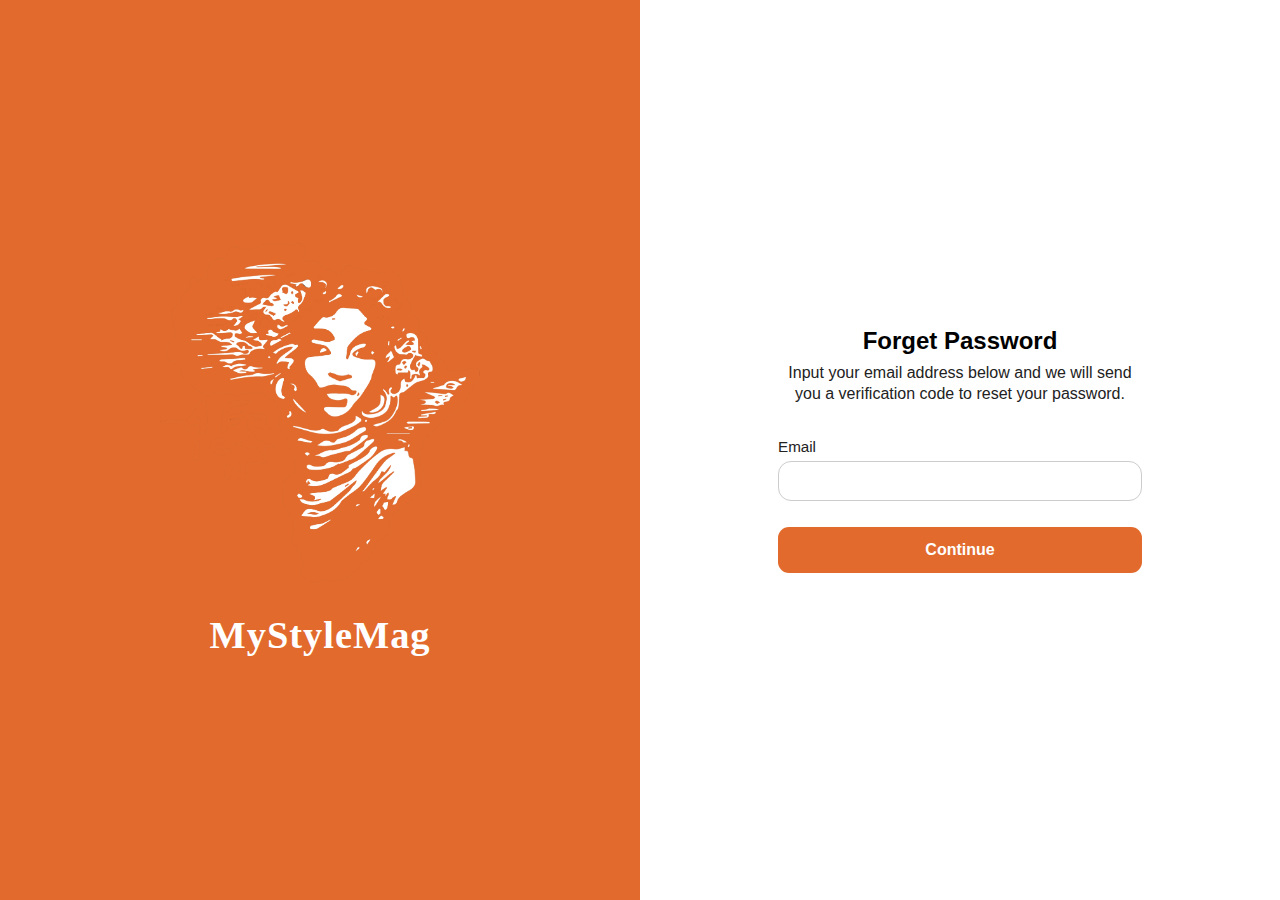
<file: FORGET-PASSWORD/index.html>
<!DOCTYPE html>
<html lang="en">
<head>
  <meta charset="UTF-8">
  <title>MyStyleMag Forget Password</title>
  <meta name="viewport" content="width=1056, initial-scale=1.0">
  <link rel="stylesheet" href="style.css">
  
 </head>
<body>
  <div class="main-container">
    <!-- Left Panel -->
    <div class="left-panel">
      <div class="logo-content">
        <img src="/FORGET-PASSWORD/Assets/1fe81118f1b2adb4ca4940e9baed53366ee29a08.png" alt="Afristyle Logo" class="logo-img" />
        <div class="brand-name">MyStyleMag</div>
      </div>
    </div>
    <!-- Right Panel ("Forget Password" Form) -->
    <div class="right-panel">
      <form class="forgot-container" autocomplete="off">
        <h2 class="forgot-title">Forget Password</h2>
        <p class="forgot-desc">
          Input your email address below and we will send you a verification code to reset your password.
        </p>
        <label for="email" class="forgot-label">Email</label>
        <input
          type="email"
          id="email"
          name="email"
          class="forgot-input"

          required
        />
        <button type="submit" class="forgot-btn">Continue</button>
      </form>
    </div>
  </div>


  <script src="main.js"></script>
</body>
</html>
</file>
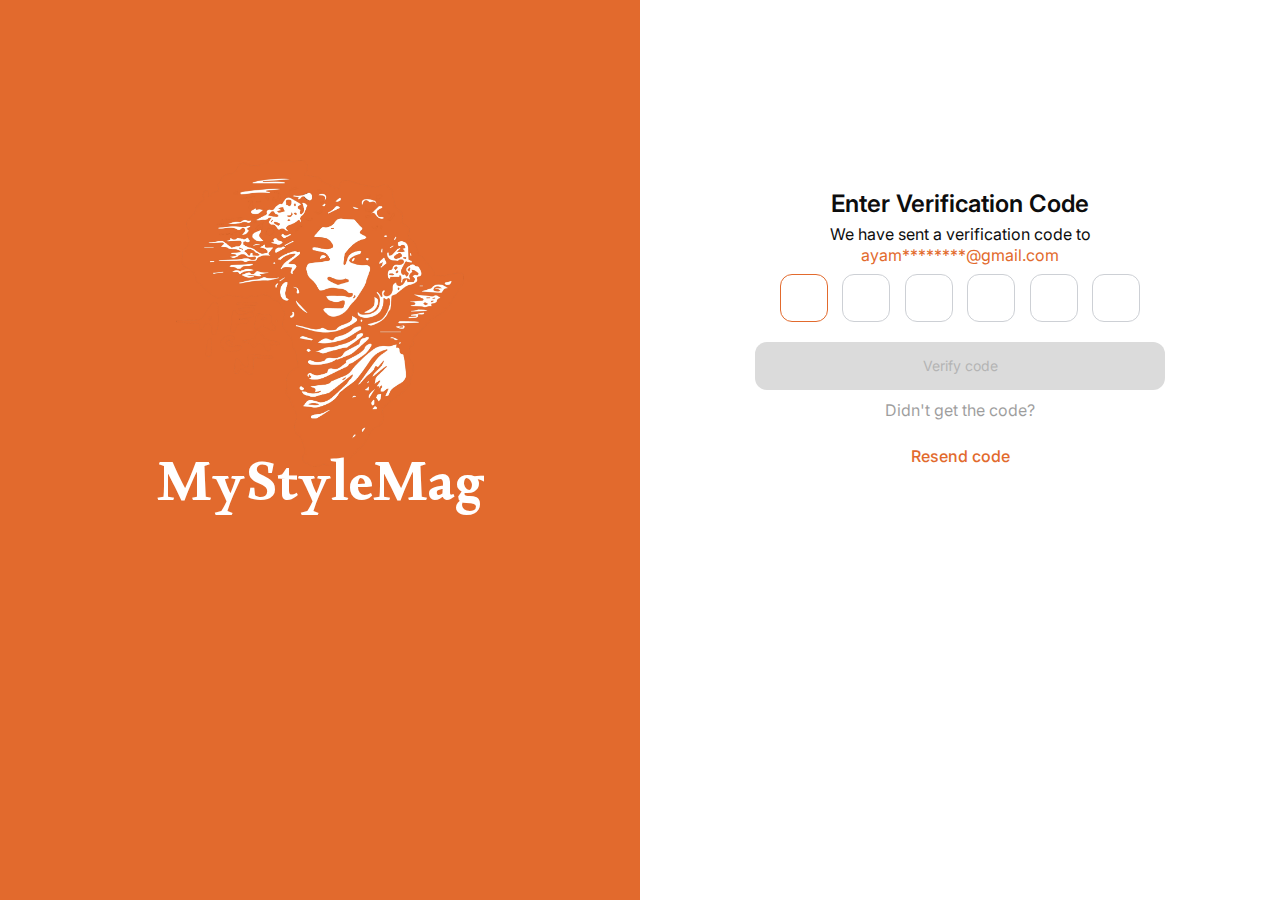
<file: OTP/index.html>
<!DOCTYPE html>
<html lang="en">

<head>
    <meta charset="UTF-8">
    <meta name="viewport" content="width=device-width, initial-scale=1.0">
    <title>OTP field</title>
    <link rel="stylesheet" href="styles.css">
</head>

<body>
    <div class="container">
        <div class="left_section">
            <div class="left_content">
                <img src="../images/logo.png" alt="african design">
                <h2>MyStyleMag</h2>
            </div>
        </div>
        <div class="right_section">
            <div class="right_content">
                <h2>Enter Verification Code</h2>
                <p>We have sent a verification code to <br> <span id="response">ayam********@gmail.com</span></p>

                <form action="">
                    <div class="input-box">
                        <input type="number" diabled>
                        <input type="number" diabled>
                        <input type="number" diabled>
                        <input type="number" diabled>
                        <input type="number" diabled>
                        <input type="number" diabled>
                    </div>
                    <button id="verify-btn" class="">Verify code</button>
                    <div class="resend">
                        <p class="message">Didn't get the code?</p>
                        <button class="resend-btn">Resend code</button>
                    </div>
                </form>
            </div>
        </div>
    </div>


    <script src="main.js"></script>
</body>

</html>
</file>
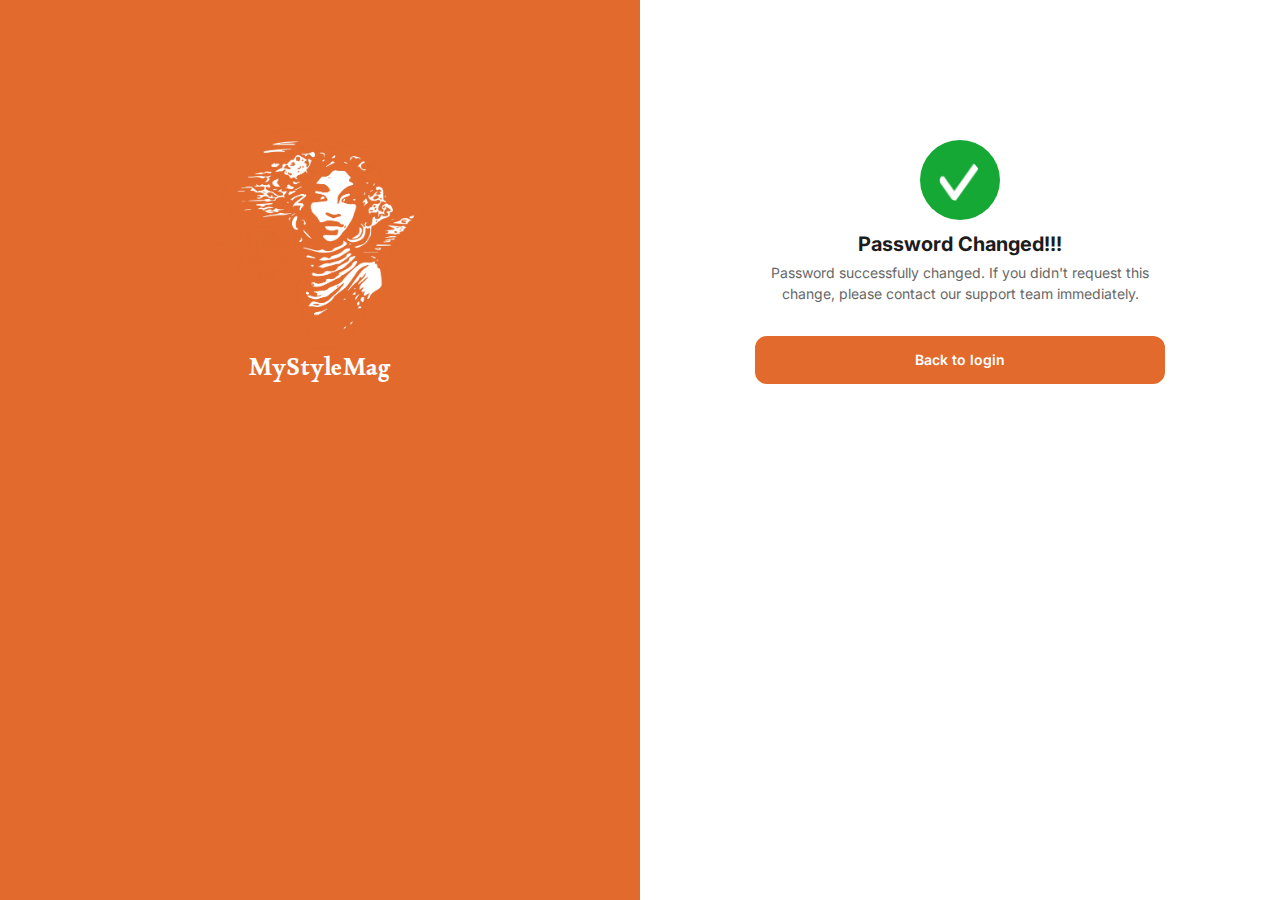
<file: password_changed/index.html>
<!DOCTYPE html>
<html lang="en">

<head>
    <meta charset="UTF-8">
    <meta name="viewport" content="width=device-width, initial-scale=1.0">
    <title>Password Changed</title>
    <link rel="stylesheet" href="styles.css">
</head>

<body>
    <div class="wrapper">
        <div class="logo">
            <img src="../images/logo.png" alt="African logo">
            <h2>MyStyleMag</h2>
        </div>
        <div class="container">
            <div class="vector">
                <img src="../images/Vector.png" alt="vector">
            </div>
            <div class="text">
                <h3>Password Changed!!!</h3>
                <p>Password successfully changed. If you didn't request this change, please contact our support team
                    immediately.</p>
            </div>
            <button class="btn"  onclick="window.location.href = '../Login Page/login.html'">
                Back to login
                
            </button>

        </div>
    </div>
     
    
</body>

</html>
</file>
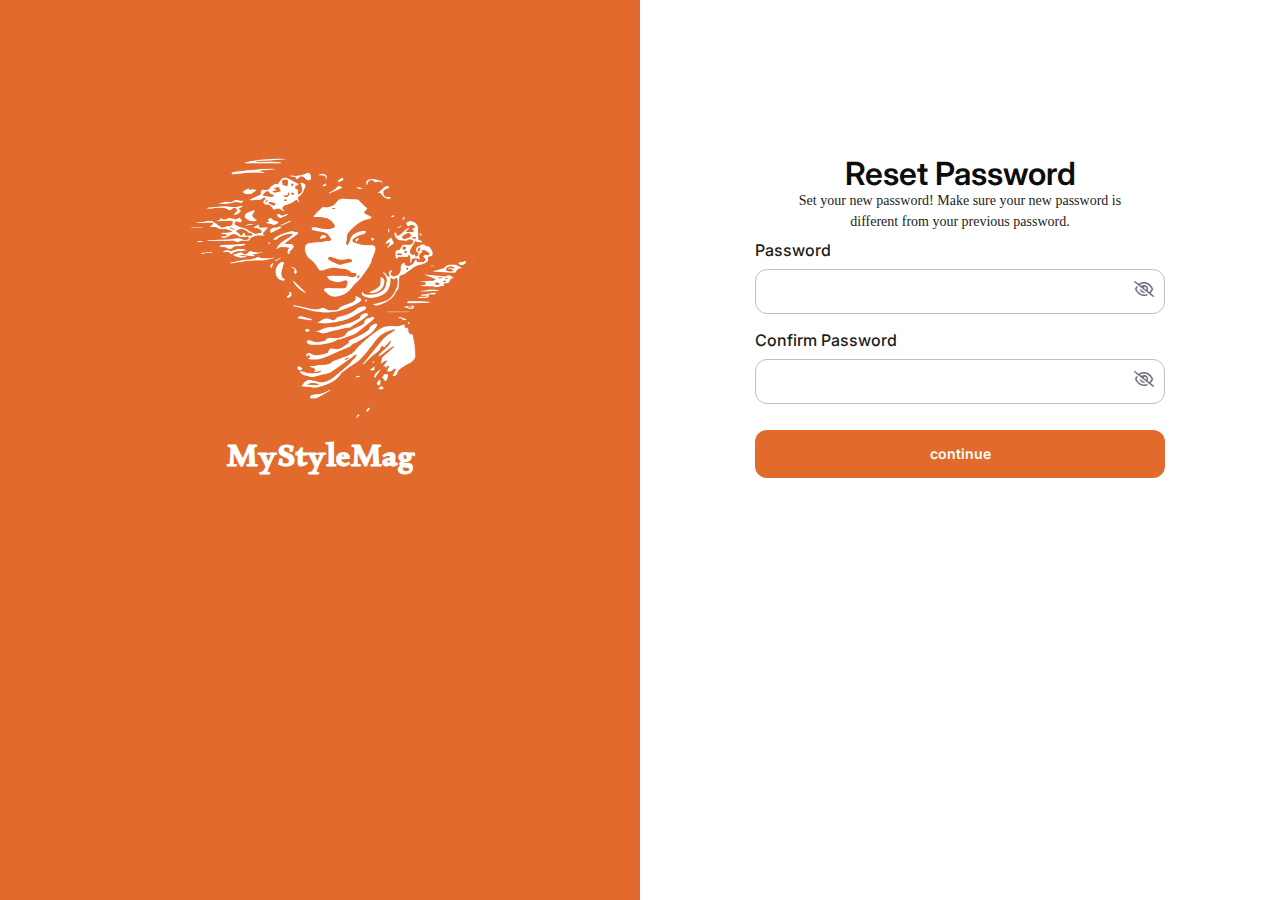
<file: reset password/index.html>
<!DOCTYPE html>
<html lang="en">

<head>
    <meta charset="UTF-8">
    <meta name="viewport" content="width=device-width, initial-scale=1.0">
    <title>1st page</title>
    <link rel="stylesheet" href="https://cdnjs.cloudflare.com/ajax/libs/font-awesome/6.4.0/css/all.min.css">
    <link rel="stylesheet" href="styles.css">
</head>

<body>
    <div class="wrapper">
        <div class="logo">
            <img src="../images/logo.png" alt="fashion logo">
            <h2>MyStyleMag</h2>
        </div>
        <div class="container">
            <div class="section-heading">
                <h3>Reset Password</h3>
                <p>Set your new password! Make sure your new password is different from your previous password.</p>
            </div>
            <div class="row">

                <form id="form">
                    <div class="input-control">
                        <label class="form-label" for="password">Password</label>
                        <div class="input-box">
                            <input class="form-input" type="password" id="password">
                            <i class="fa-regular fa-eye-slash" id="eye-password"></i>
                            <!-- <i class="fa-regular fa-eye" ></i> -->
                        </div>
                    </div>
                    <div class="input-control">
                        <label class="form-label " for="confirm-password">Confirm Password</label>
                        <div class="input-box">

                            <input class="form-input" type="password" id="confirm-password">
                            <i class="fa-regular fa-eye-slash" id="eye-confirm"></i>

                        </div>
                        <p class="message"></p>
                    </div>

                    <button class="btn" type="submit">continue</button>
                </form>

            </div>
        </div>
    </div>

    <script src="main.js"></script>
</body>

</html>
</file>
<file: FORGET-PASSWORD/style.css>
html, body {
      height: 100%;
      margin: 0;
      padding: 0;
      box-sizing: border-box;
      font-family: 'Segoe UI', 'Helvetica Neue', Arial, 'Liberation Sans', sans-serif;
      background: #fff;
    }
    .main-container {
      display: flex;
      height: 100vh;
      width: 100vw;
      min-height: 600px;
    }
    .left-panel {
      flex: 1;
      background: #E26A2D;
      display: flex;
      justify-content: center;
      align-items: center;
      min-width: 340px;
      position: relative;
    }
    .logo-content {
      display: flex;
      flex-direction: column;
      align-items: center;
      justify-content: center;
    }
    .logo-img {
      width: 320px;
      max-width: 90vw;
      margin-bottom: 30px;
      display: block;
      z-index: 1;
    }
    .brand-name {
      color: #fff;
      font-family: "Georgia", serif;
      font-size: 2.4rem;
      font-weight: bold;
      letter-spacing: 1px;
      text-align: center;
    }
    .right-panel {
      flex: 1;
      background: #fff;
      display: flex;
      justify-content: center;
      align-items: center;
      min-width: 340px;
    }
    .forgot-container {
      width: 100%;
      max-width: 400px;
      display: flex;
      flex-direction: column;
      align-items: center;
      text-align: center;
      box-sizing: border-box;
      padding: 0 18px;
    }
    .forgot-title {
      font-size: 1.5rem;
      font-weight: bold;
      margin-bottom: 8px;
      margin-top: 0;
    }
    .forgot-desc {
      font-size: 1rem;
      color: #222;
      margin-bottom: 22px;
      margin-top: 0;
      line-height: 1.3;
    }
    .forgot-label {
      align-self: flex-start;
      font-size: 0.95rem;
      margin-bottom: 6px;
      margin-top: 12px;
      color: #222;
      font-weight: 500;
    }
    .forgot-input {
      width: 100%;
      padding: 10px 12px;
      border: 1px solid #ccc;
      border-radius: 13px;
      margin-bottom: 18px;
      font-size: 1rem;
      outline: none;
      box-sizing: border-box;
      transition: border 0.2s;
    }
    .forgot-input:focus {
      border: 1.5px solid #E26A2D;
    }
    .forgot-btn {
      width: 100%;
      background: #E26A2D;
      color: #fff;
      font-weight: bold;
      border: none;
      padding: 14px 0;
      font-size: 1rem;
      border-radius: 11px;
      cursor: pointer;
      margin-top: 8px;
      transition: background 0.2s;
    }
    .forgot-btn:hover {
      background: #bb5e25;
    }
    /* Responsive for smaller screens */
    @media (max-width: 900px) {
      .main-container {
        flex-direction: column;
      }
      .left-panel, .right-panel {
        width: 100vw !important;
        min-width: unset;
        height: 50vh;
        min-height: 250px;
      }
      .logo-img {
        width: 200px;
      }
    }
    @media (max-width: 600px) {
      .main-container {
        flex-direction: column;
      }
      .forgot-container {
        max-width: 100vw;
        padding: 0 8px;
      }
      .logo-img {
        width: 140px;
      }
      .brand-name {
        font-size: 1.5rem;
      }
    }
</file>
<file: OTP/styles.css>
@import url('https://fonts.googleapis.com/css2?family=Alkalami&family=Inter:ital,opsz,wght@0,14..32,100..900;1,14..32,100..900&display=swap');

*{
    margin: 0;
    padding: 0;
    box-sizing: border-box;
}

body{
    min-height: 100vh;
    background: linear-gradient(to right,#E26A2D 0%,#E26A2D 50%,#FFFFFF 50%,#FFFFFF 100%);
    font-size:1rem;

}

img{
    width:288.23px;
    height: 306.98px;
}

.container{
    display: flex;
    justify-content: center;
    align-items: center;
}
.left_section{
     width: 50%;
}
.left_content{
   
    display: flex;
    flex-direction: column;
    justify-content: center;
    align-items: center;
    margin-top: 10em;

}

.left_content  h2{
    font-family: 'Alkalami',sans-serif;
    font-size: 3.5rem;
    font-weight: 400;
    line-height: 100%;
    letter-spacing: -3%;
    color: #FFFFFF;
}
.right_section{
    width: 50%;
}
.right_section h2{
    font-family: 'Inter',sans-serif;
    font-weight: 600;
    font-size: 1.5rem;
    line-height: 100%;
    letter-spacing: -3%;
    color: #0D0D0D;
    text-align: center;
    margin-bottom: 8px;
}
.right_section p{
    font-family: 'Inter',sans-serif;
    font-weight: 400;
    font-size: 1rem;
    line-height: 21px;
    letter-spacing: -3%;
    color: #0D0D0D;
    text-align: center;
    margin-bottom: 8px;

}
.right_section span{
    text-align: center;
    color: #E26A2D;
}

.right_content{
    display: flex;
    flex-direction: column;
    justify-content: center;
    align-items: center;
    width: 410px;
    height: 322px;
    margin: 10em auto 0 auto;
}
.input-box{
    display: flex;
    justify-content: space-between;
    width: 360px;
    height: 48px;

    margin: 0 auto 20px auto;

}
.input-box input{
    width: 48px;
    height: 48px;
    border-radius: 12px;
    border: 1px solid #CDD0D5;
    font-family: 'Inter',sans-serif;
    font-size: 1.125rem;
    line-height: 22px;
    letter-spacing: -1.5%;
    text-align: center;
    color: #000000;
    
}

input::-webkit-inner-spin-button,
input::-webkit-outer-spin-button{
    display: none; 
}
.input-box  input:focus{
    outline: none;
    border: 1px solid #E26A2D;
}

form button{
    width: 410px;
    height: 48px;
    padding: 10px;
    background-color: #DBDBDB;
    border: 0;
    font-family: 'Inter', sans-serif;
    line-height: 100%;
    letter-spacing: -3%;
    font-size: 0.875rem;
    border-radius: 12px;
    color: #B4B4B4;
    margin-bottom: 10px;
    cursor: pointer;
}

form button.active{
    background-color: #E26A2D;
    color: #FFFFFF;
    font-weight: 600;
}

.message{
    opacity: 40%;
    font-family:'Inter',sans-serif;
    font-weight: 400;
    font-size: 1rem;
    line-height: 21px;
    letter-spacing: -3%;
}

.resend-btn{
    font-family:'Inter',sans-serif;
    font-weight: 500;
    font-size: 1rem;
    line-height: 21px;
    letter-spacing: -3%;
    color: #E26A2D;
    border: 0;
    background-color: #FFFFFF;
    text-align: center;
    cursor: pointer;

}
.resend{
    display: flex;
    flex-direction: column;
    gap: 4px;
}
</file>
<file: password_changed/styles.css>
@import url('https://fonts.googleapis.com/css2?family=Alkalami&family=Inter:ital,opsz,wght@0,14..32,100..900;1,14..32,100..900&display=swap');

*{
    margin: 0;
    padding: 0;
    box-sizing: border-box;
}

body{
    background-image: linear-gradient(to right,#E26A2D 0%,#E26A2D 50%,#FFFFFF 50%,#FFFFFF 100%);
}

.wrapper{
    display: flex;
    justify-content: center;
    align-items: center;

}
.logo,
.container{
    width: 50%;
    margin: 0 auto;
    width: 410px;
    height: 268px;
    margin-top: 8em;
}

.logo{
    display: flex;
    justify-content: center;
    align-items: center;
    flex-direction: column;

}
.logo img{
    width: 288.23px;
    height:306.98px; 
    width: 50%;
    
}

.logo h2{
    color: #FFFFFF;
    font-family: 'Alkalami',sans-serif;
    font-weight: 400;
    letter-spacing: -3%;
    
}

.container{
    display: flex;
    justify-content: center;
    align-items: center;
    flex-direction: column;
}

.container img{
    background-color: #16A835;
    width: 80px;
    height: 80px;
    border-radius: 50%;
    padding: 18.6px;
    margin-bottom: 9.3px;
    
}

.text h3{
    font-family: 'Inter', sans-serif;
    font-weight: 600px;
    font-size: 1.25rem;
    letter-spacing: -1.5%;
    line-height: 100%;
    color: #1C1C1C;
    text-align: center;
    margin-bottom: 8px;
}
.text p{
    font-family: 'Inter',sans-serif;
    font-weight: 400;
    font-size: 0.875rem;
    letter-spacing: -3%;
    text-align: center;
    line-height: 21px;
    color: #676767;
}

.btn{
    background-color: #E26A2D;
    width: 410px;
    height: 48px;
    border: none;
    border-radius: 12px;
    padding: 10px;
    margin-top:32px;
    font-family: 'Inter',sans-serif;
    font-weight: 600;
    font-size: 0.875rem;
    letter-spacing: -3%;
    line-height: 100%;
    color: #FFFFFF;

}
.btn:hover{
    opacity: 0.9;
    cursor: pointer;
}
</file>
<file: reset password/styles.css>
@import url('https://fonts.googleapis.com/css2?family=Alkalami&family=Inter:ital,opsz,wght@0,14..32,100..900;1,14..32,100..900&display=swap');


*{
    margin: 0;
    padding: 0;
    box-sizing: border-box;
}

body{
    background-image: linear-gradient(to right,#E26A2D 0%,#E26A2D 50%,#FFFFFF 50%,#FFFFFF 100%);
    font-size: 16px;
    color: #FFFFFF;
    letter-spacing: -3%;
    line-height: 100%;
    font-weight: 400;
    color:  #1C1C1C;;
}
.wrapper{
    display: flex;
    justify-content: space-around;
    align-items: center;
}
.logo{
    display: flex;
    justify-content: center;
    align-items: center;
    flex-direction: column;
    width: 50%;
}

img{
    width: 288.23px;
    height:306.98px; 
    width: 50%;
   
}

.logo h2{
    
    font-family: 'Alkalami',sans-serif;
    color: #FFFFFF;
    line-height: 100%;
    text-align: center;
    width: 288.23px;
    height: 56px;
    font-size: 2rem;
    
}
.container{
    display: flex;
    flex-direction: column;
    justify-content: center;
    align-items: center;
    width: 50%;
    width: 410px;
    height: 323px;
    margin: 10em auto;
}
.row{
    flex-direction: column;
}
.section-heading h3{
    color:#0D0D0D ;
    font-family: 'Inter',sans-serif;
    font-weight: 600;
    font-size: 2rem;
    text-align: center;
    margin-bottom: 8px;

}

.section-heading p{
    font-family: 'Inter' sans-serif;
    font-size: 14px;
    line-height: 150%;
    letter-spacing: -4%;
    text-align: center;
    margin-bottom: 8px;
    width: 360px;
    height: 42px;
}
#form{
    display: flex;
    flex-direction: column;
    gap: 8px;
}
.form-label{
    display: block;
    font-family:'Inter',sans-serif;
    font-weight: 500;
    line-height:21px;
    width: 410px;
    height: 21px;
    margin-bottom: 8px;
}
.form-input{
    border: 0;
    outline: none;
    width: 100%;
    
    
}
.message{
    font-family: 'Inter',sans-serif;
    font-size: 0.875rem;
    font-weight: 500;
    color: #EB4335;
}
.btn{
    background-color: #E26A2D;
    width: 410px;
    height: 48px;
    border: none;
    padding: 10px;
    border-radius: 12px;
    color: #FFFFFF;
    margin-top: 10px;
    font-family: 'Inter',sans-serif;
    font-size: 0.875rem;
    font-weight: 600;
}

.btn:hover{
    opacity: 0.9;
    cursor: pointer;
}

.input-box{
    display: flex;
    align-items: center;
    justify-content: center; 
    width: 410px;
    height: 45px;
    padding: 0.625rem;
    border: 1px solid #BFBFBF;
    border-radius:12px;
    margin-bottom: 8px;
    
}
#eye-password,
#eye-confirm{
     width: 20px;
     height: 20px;
     cursor: pointer;
     color: #717088;
     
}
</file>
